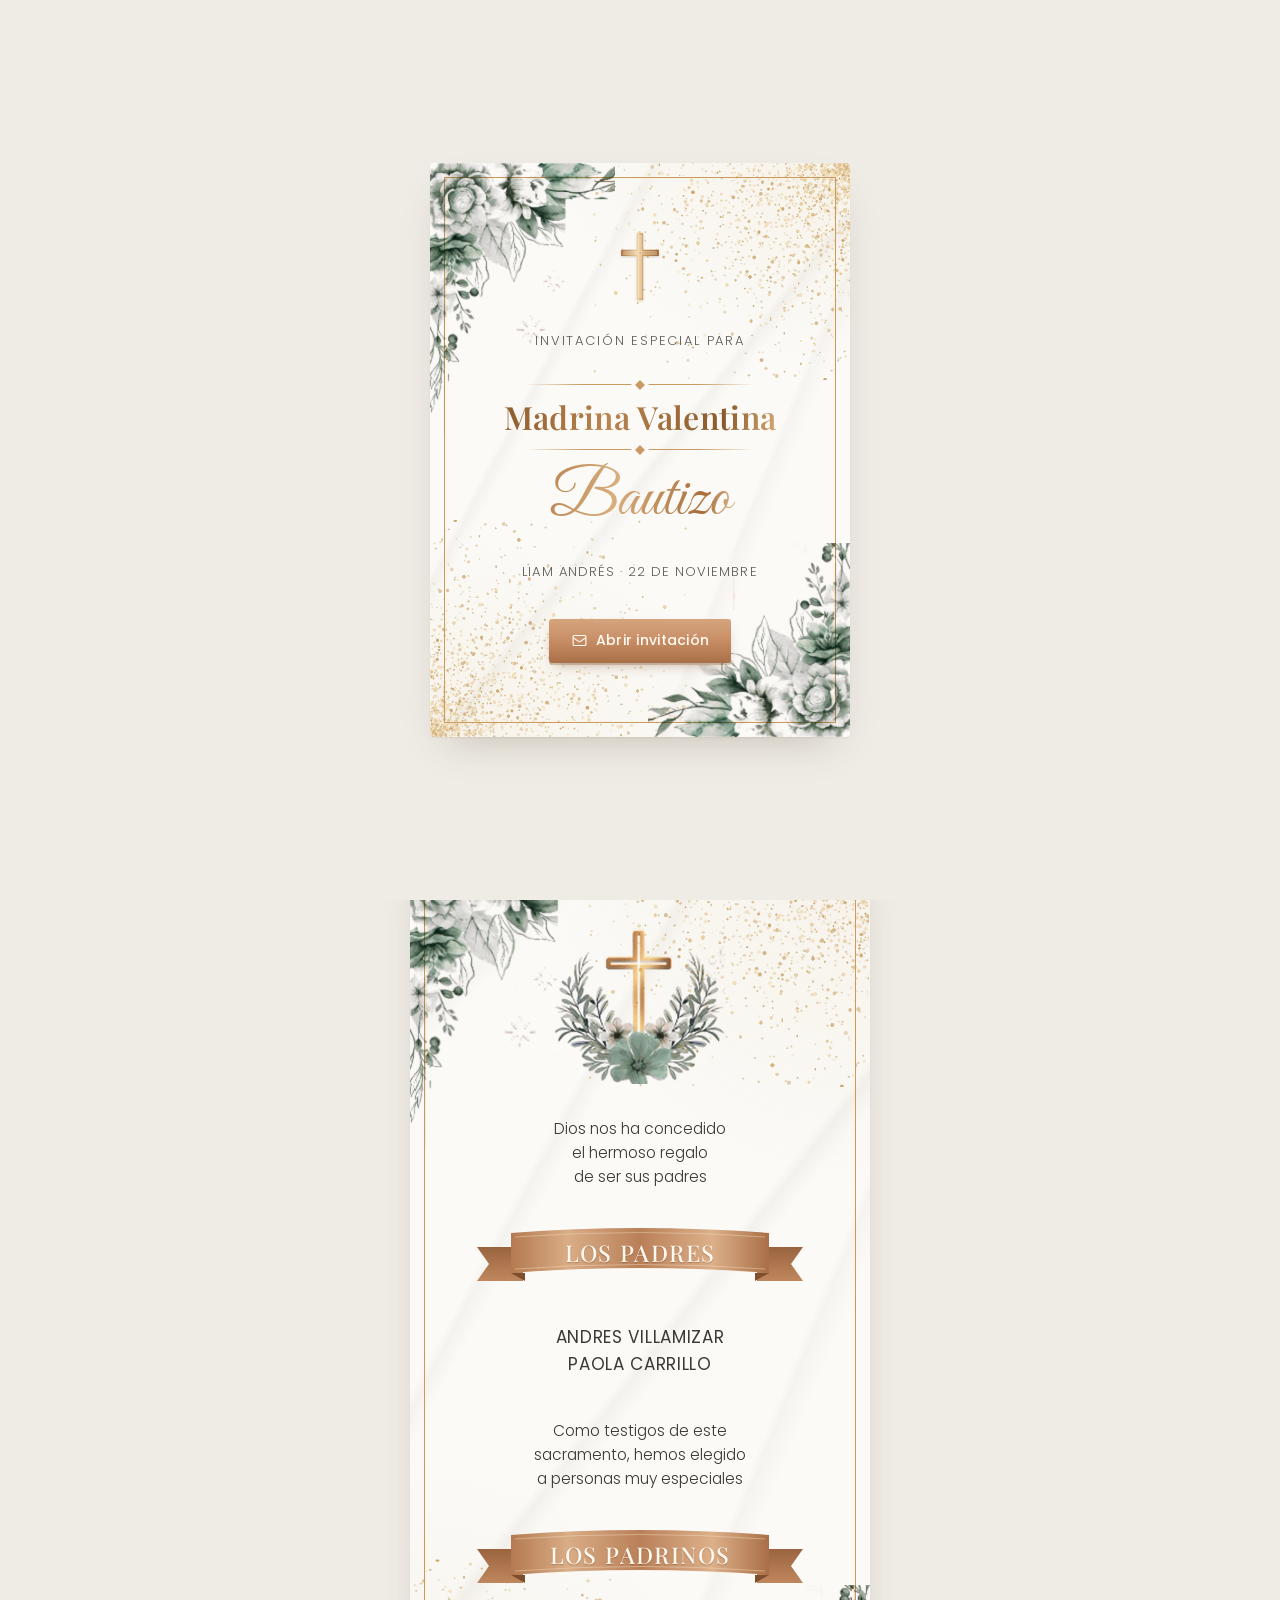
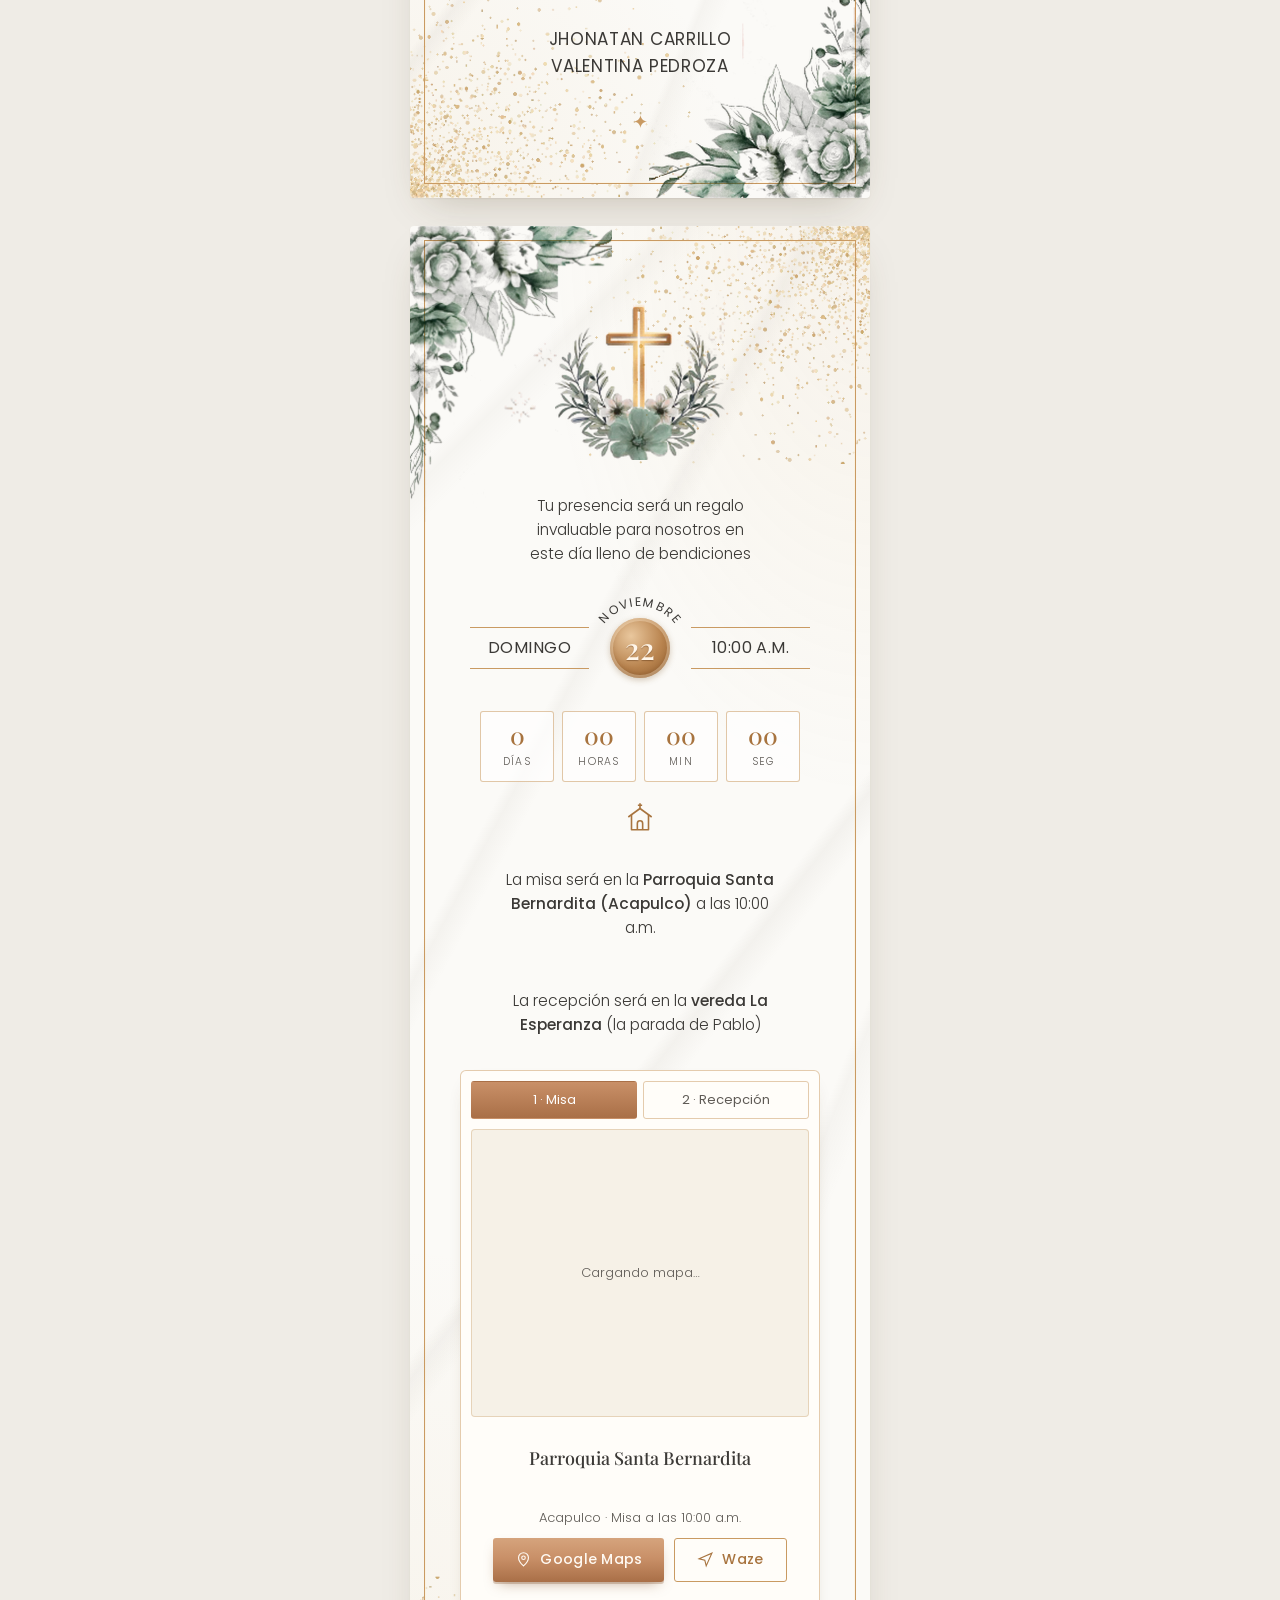
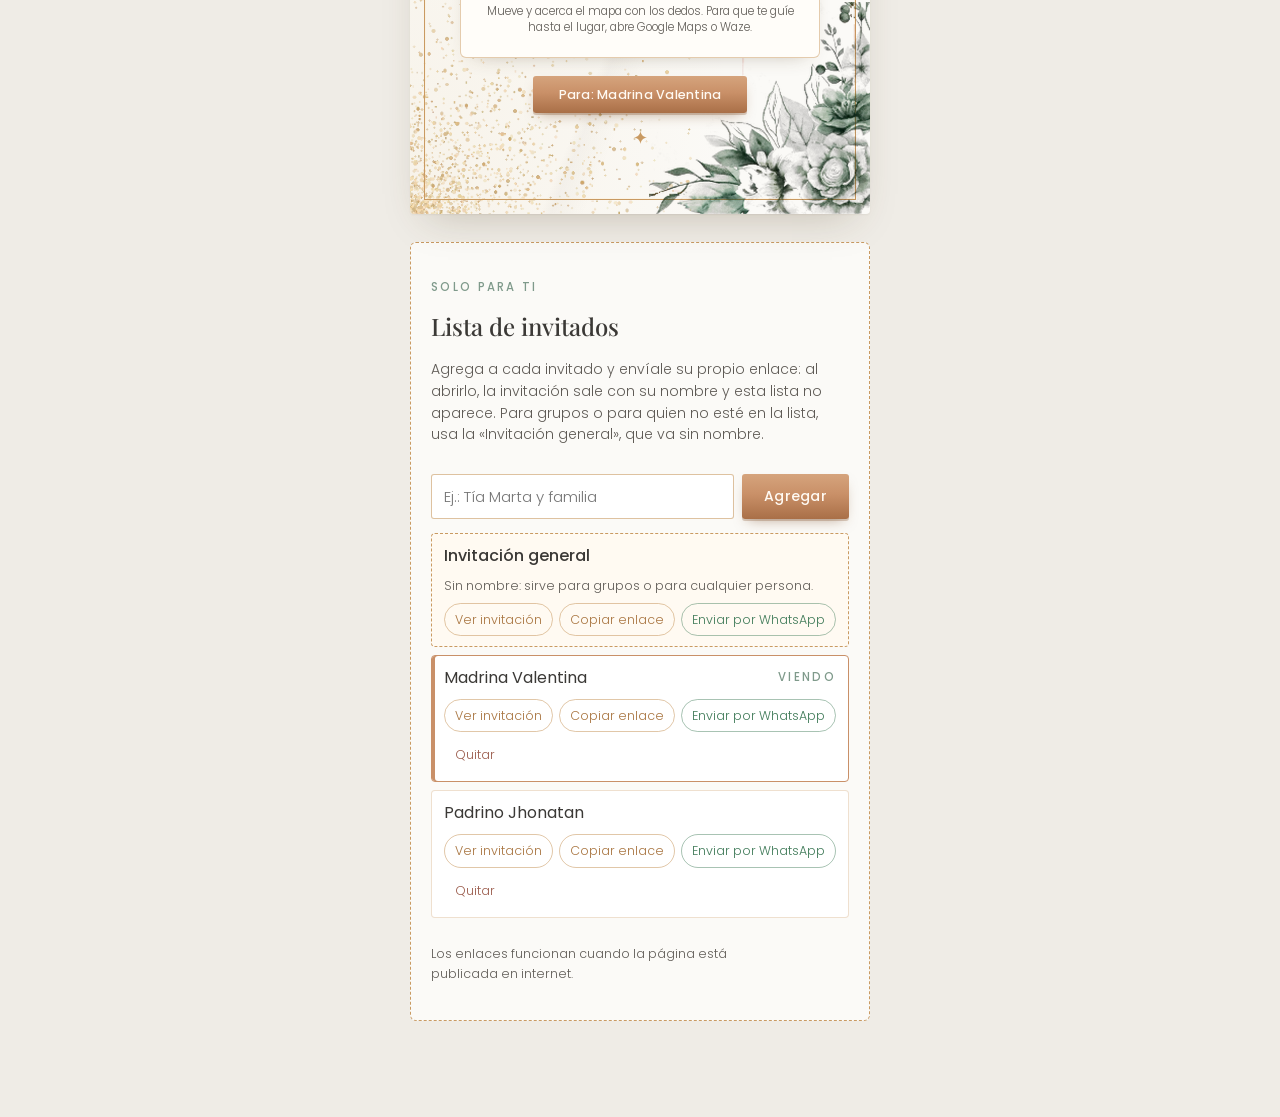
<file: index.html>
<!doctype html>
<html lang="es">
<head>
  <meta charset="utf-8">
  <meta name="viewport" content="width=device-width, initial-scale=1, viewport-fit=cover">

  <!-- Texto que aparece al compartir el enlace (WhatsApp, Google, etc.) -->
  <title>Bautizo de Liam Andrés</title>
  <meta name="description" content="Invitación al bautizo de Liam Andrés · Domingo 22 de noviembre, 10:00 a.m.">
  <meta property="og:title" content="Bautizo de Liam Andrés">
  <meta property="og:description" content="Domingo 22 de noviembre · 10:00 a.m. · Parroquia Santa Bernardita (Acapulco)">

  <!-- Tipos de letra -->
  <link rel="preconnect" href="https://fonts.googleapis.com">
  <link rel="preconnect" href="https://fonts.gstatic.com" crossorigin>
  <link rel="stylesheet" href="https://fonts.googleapis.com/css2?family=Great+Vibes&family=Playfair+Display:wght@500;600&family=Poppins:wght@300;400;500&display=swap">

  <!-- Diseño: colores, tamaños y animaciones -->
  <link rel="stylesheet" href="css/estilos.css">
</head>
<body>

<svg class="sprite" aria-hidden="true">
  <defs>
    <linearGradient id="oro-cruz" x1="0" x2="1">
      <stop offset="0" stop-color="#a8743f"/>
      <stop offset=".45" stop-color="#f1d3a6"/>
      <stop offset=".6" stop-color="#c99a62"/>
      <stop offset="1" stop-color="#9c6a38"/>
    </linearGradient>
    <linearGradient id="cobre-cinta" x1="0" y1="0" x2="1" y2="0">
      <stop offset="0" stop-color="#b47a50"/>
      <stop offset=".22" stop-color="#d9ad86"/>
      <stop offset=".5" stop-color="#b98058"/>
      <stop offset=".78" stop-color="#dcb08a"/>
      <stop offset="1" stop-color="#a96f47"/>
    </linearGradient>
    <linearGradient id="cobre-cinta-puntas" x1="0" y1="0" x2="0" y2="1">
      <stop offset="0" stop-color="#9a6440"/>
      <stop offset="1" stop-color="#c0875d"/>
    </linearGradient>
  </defs>

  <!-- Cruz dorada -->
  <symbol id="dibujo-cruz" viewBox="0 0 40 64">
    <path fill="url(#oro-cruz)" d="M17 0h6v16h15v6H23v42h-6V22H2v-6h15z"/>
    <path fill="none" stroke="#fff3df" stroke-width=".8" opacity=".7" d="M19 2v16H4M21 2v16h15M19 20v42M21 20v42M4 20h15M21 20h15"/>
  </symbol>

  <!-- Estrella de cuatro puntas -->
  <symbol id="dibujo-estrella" viewBox="0 0 20 20">
    <path fill="currentColor" d="M10 0c.6 5.6 4.4 9.4 10 10-5.6.6-9.4 4.4-10 10-.6-5.6-4.4-9.4-10-10 5.6-.6 9.4-4.4 10-10z"/>
  </symbol>

  <!-- Cinta de cobre (el texto va encima, en un <span>) -->
  <symbol id="dibujo-cinta" viewBox="0 0 330 62" overflow="visible">
    <path fill="url(#cobre-cinta-puntas)" d="M2 22h46v34H2l12-17z"/>
    <path fill="url(#cobre-cinta-puntas)" d="M328 22h-46v34h46l-12-17z"/>
    <path fill="#7d4f2f" d="M36 48h14v8zM294 48h-14v8z"/>
    <path fill="url(#cobre-cinta)" d="M36 8Q165 -2 294 8v40Q165 38 36 48z"/>
    <path fill="none" stroke="#f6dcc0" stroke-width=".8" opacity=".55" d="M40 12Q165 3 290 12M40 44Q165 35 290 44"/>
  </symbol>
</svg>


<!-- ==========================================================
     PORTADA
     Lo primero que ve el invitado. Se quita al tocar «Abrir invitación».
     ========================================================== -->
<div class="cover" id="cover" role="dialog" aria-label="Invitación">
  <div class="card">
    <div class="glitter tr"></div><div class="glitter bl"></div>
    <img class="flor tl" src="img/flores-arriba.webp" alt="">
    <img class="flor br" src="img/flores-abajo.webp" alt="">

    <div class="content">
      <svg class="cross cross-svg" viewBox="0 0 40 64" aria-hidden="true"><use href="#dibujo-cruz"/></svg>
      <p class="small" id="coverLead">Invitación especial para</p>
      <!-- El nombre lo pone js/invitacion.js según el enlace de cada invitado.
           En la invitación general (sin nombre) este bloque se oculta. -->
      <div class="who-wrap" id="coverWho">
        <span class="who-line"></span>
        <p class="who" id="coverName">Madrina Valentina</p>
        <span class="who-line"></span>
      </div>
      <div class="script">Bautizo</div>
      <p class="small cover-date">Liam Andrés · 22 de noviembre</p>
      <button class="btn open" id="openBtn" type="button">
        <svg viewBox="0 0 24 24" fill="none" stroke="currentColor" stroke-width="1.6" aria-hidden="true"><path d="M3 8l9 6 9-6"/><rect x="3" y="5" width="18" height="14" rx="1.5"/></svg>
        Abrir invitación
      </button>
    </div>
  </div>
</div>


<main class="stack">

  <!-- ==========================================================
       TARJETA 1 · BAUTIZO (foto y nombre)
       ========================================================== -->
  <section class="card reveal" id="inicio" aria-label="Bautizo de Liam Andrés">
    <div class="glitter tr"></div><div class="glitter bl"></div>
    <img class="flor tl" src="img/flores-arriba.webp" alt="">
    <img class="flor br" src="img/flores-abajo.webp" alt="">

    <div class="content">
      <div class="stars" aria-hidden="true">
        <span class="star s1"><svg viewBox="0 0 20 20"><use href="#dibujo-estrella"/></svg></span>
        <span class="star s2"><svg viewBox="0 0 20 20"><use href="#dibujo-estrella"/></svg></span>
        <span class="star s3"><svg viewBox="0 0 20 20"><use href="#dibujo-estrella"/></svg></span>
        <span class="star s4"><svg viewBox="0 0 20 20"><use href="#dibujo-estrella"/></svg></span>
        <span class="star s5"><svg viewBox="0 0 20 20"><use href="#dibujo-estrella"/></svg></span>
        <span class="star s6"><svg viewBox="0 0 20 20"><use href="#dibujo-estrella"/></svg></span>
      </div>

      <svg class="cross cross-svg" viewBox="0 0 40 64" aria-hidden="true"><use href="#dibujo-cruz"/></svg>

      <!-- Foto principal: para cambiarla, reemplaza el archivo img/foto-liam.webp -->
      <img class="hero" src="img/foto-liam.webp" alt="Liam Andrés sonriendo, rodeado de una corona de hojas y un osito de peluche">

      <p class="lead">Acompáñanos a celebrar el sagrado sacramento del</p>

      <div class="script-row">
        <span class="star inline big" aria-hidden="true"><svg viewBox="0 0 20 20"><use href="#dibujo-estrella"/></svg></span>
        <h1 class="script">Bautizo</h1>
        <span class="star inline big delay-2" aria-hidden="true"><svg viewBox="0 0 20 20"><use href="#dibujo-estrella"/></svg></span>
      </div>

      <div class="ribbon">
        <svg viewBox="0 0 330 62" aria-hidden="true"><use href="#dibujo-cinta"/></svg>
        <span>Liam Andrés</span>
      </div>

      <span class="star inline delay-1" aria-hidden="true"><svg viewBox="0 0 20 20"><use href="#dibujo-estrella"/></svg></span>
    </div>
  </section>


  <!-- ==========================================================
       TARJETA 2 · PADRES Y PADRINOS
       ========================================================== -->
  <section class="card reveal" id="familia" aria-label="Padres y padrinos">
    <div class="glitter tr"></div><div class="glitter bl"></div>
    <img class="flor tl" src="img/flores-arriba.webp" alt="">
    <img class="flor br" src="img/flores-abajo.webp" alt="">

    <div class="content">
      <img class="cross-wreath" src="img/cruz-con-corona.webp" alt="">

      <p class="verse">Dios nos ha concedido el hermoso regalo de ser sus padres</p>

      <div class="ribbon caps">
        <svg viewBox="0 0 330 62" aria-hidden="true"><use href="#dibujo-cinta"/></svg>
        <span>Los Padres</span>
      </div>
      <p class="names">Andres Villamizar<br>Paola Carrillo</p>

      <p class="verse spaced">Como testigos de este sacramento, hemos elegido a personas muy especiales</p>

      <div class="ribbon caps">
        <svg viewBox="0 0 330 62" aria-hidden="true"><use href="#dibujo-cinta"/></svg>
        <span>Los Padrinos</span>
      </div>
      <p class="names">Jhonatan Carrillo<br>Valentina Pedroza</p>

      <span class="star inline" aria-hidden="true"><svg viewBox="0 0 20 20"><use href="#dibujo-estrella"/></svg></span>
    </div>
  </section>


  <!-- ==========================================================
       TARJETA 3 · FECHA Y LUGAR
       Si cambias la fecha aquí, cámbiala también en js/invitacion.js
       (la cuenta regresiva la toma de allí).
       ========================================================== -->
  <section class="card reveal" id="evento" aria-label="Fecha y lugar">
    <div class="glitter tr"></div><div class="glitter bl"></div>
    <img class="flor tl" src="img/flores-arriba.webp" alt="">
    <img class="flor br" src="img/flores-abajo.webp" alt="">

    <div class="content">
      <img class="cross-wreath" src="img/cruz-con-corona.webp" alt="">

      <p class="verse">Tu presencia será un regalo invaluable para nosotros en este día lleno de bendiciones</p>

      <!-- Fecha -->
      <div class="date" aria-label="Domingo 22 de noviembre, 10:00 a.m.">
        <span class="side">Domingo</span>
        <div class="seal">
          <svg class="arc" viewBox="0 0 120 70" aria-hidden="true">
            <path id="arcp" d="M18 52 A44 44 0 0 1 102 52" fill="none"/>
            <text text-anchor="middle"><textPath href="#arcp" startOffset="50%">NOVIEMBRE</textPath></text>
          </svg>
          <div class="coin"><b>22</b></div>
        </div>
        <span class="side">10:00 A.M.</span>
      </div>

      <!-- Cuenta regresiva (los números los pone js/invitacion.js) -->
      <div class="countdown" id="countdown" aria-live="polite">
        <div><b id="cd-d">--</b><small>Días</small></div>
        <div><b id="cd-h">--</b><small>Horas</small></div>
        <div><b id="cd-m">--</b><small>Min</small></div>
        <div><b id="cd-s">--</b><small>Seg</small></div>
      </div>

      <svg class="church" viewBox="0 0 32 32" fill="none" stroke="currentColor" stroke-width="1.5" stroke-linejoin="round" aria-hidden="true"><path d="M16 3v5M14 5h4"/><path d="M5 16 16 8l11 8"/><path d="M8 14v14h16V14"/><path d="M13.5 28v-6a2.5 2.5 0 0 1 5 0v6"/></svg>

      <!-- Lugares -->
      <p class="place">La misa será en la <strong>Parroquia Santa Bernardita (Acapulco)</strong> a las 10:00 a.m.</p>
      <p class="place">La recepción será en la <strong>vereda La Esperanza</strong> (la parada de Pablo)</p>

      <!-- Mapa: los nombres, direcciones y enlaces de cada lugar están en js/invitacion.js -->
      <div class="map" id="map">
        <div class="map-tabs" role="tablist" aria-label="Lugares">
          <button class="map-tab" type="button" role="tab" id="tab-misa" data-place="misa" aria-selected="true">1 · Misa</button>
          <button class="map-tab" type="button" role="tab" id="tab-rec" data-place="rec" aria-selected="false">2 · Recepción</button>
        </div>

        <!-- Mapa real de Google: se puede mover y acercar aquí mismo.
             La dirección que muestra la pone js/invitacion.js. -->
        <div class="map-frame">
          <p class="map-loading">Cargando mapa…</p>
          <iframe id="mapFrame" title="Mapa de Google" loading="lazy" allowfullscreen referrerpolicy="no-referrer-when-downgrade"></iframe>
        </div>

        <div class="map-info" id="mapInfo" aria-live="polite">
          <p class="map-title" id="mapTitle">Parroquia Santa Bernardita</p>
          <p class="map-sub" id="mapSub">Acapulco · Misa a las 10:00 a.m.</p>
          <div class="actions">
            <a class="btn" id="gmaps" target="_blank" rel="noopener" href="#">
              <svg viewBox="0 0 24 24" fill="none" stroke="currentColor" stroke-width="1.6" aria-hidden="true"><path d="M12 21s-7-6.2-7-11.5A7 7 0 0 1 19 9.5C19 14.8 12 21 12 21z"/><circle cx="12" cy="9.5" r="2.5"/></svg>
              Google Maps
            </a>
            <a class="btn ghost" id="waze" target="_blank" rel="noopener" href="#">
              <svg viewBox="0 0 24 24" fill="none" stroke="currentColor" stroke-width="1.6" aria-hidden="true"><path d="M3 11l18-8-8 18-2-8z"/></svg>
              Waze
            </a>
          </div>
        </div>
        <p class="map-note">Mueve y acerca el mapa con los dedos. Para que te guíe hasta el lugar, abre Google Maps o Waze.</p>
      </div>

      <span class="btn for" id="forTag">Para: Madrina Valentina</span>
      <span class="star inline" aria-hidden="true"><svg viewBox="0 0 20 20"><use href="#dibujo-estrella"/></svg></span>
    </div>
  </section>


  <!-- ==========================================================
       LISTA DE INVITADOS
       Solo la ve quien organiza: aparece cuando la página se abre
       sin nombre en el enlace. Los invitados nunca la ven.
       ========================================================== -->
  <section class="host" id="host" aria-labelledby="hostTitle" hidden>
    <div class="host-head">
      <p class="eyebrow">Solo para ti</p>
      <h2 id="hostTitle">Lista de invitados</h2>
      <p class="host-help">Agrega a cada invitado y envíale su propio enlace: al abrirlo, la invitación sale con su nombre y esta lista no aparece. Para grupos o para quien no esté en la lista, usa la «Invitación general», que va sin nombre.</p>
    </div>

    <form class="host-add" id="addForm" autocomplete="off">
      <label class="sr" for="guestInput">Nombre del invitado</label>
      <input id="guestInput" type="text" maxlength="40" placeholder="Ej.: Tía Marta y familia">
      <button class="btn" type="submit">Agregar</button>
    </form>

    <!-- js/invitacion.js llena esta lista -->
    <ul class="guests" id="guestList"></ul>
    <p class="host-empty" id="guestEmpty" hidden>Todavía no hay invitados. Escribe un nombre arriba y toca «Agregar».</p>

    <div class="linkbox" id="linkBox" hidden>
      <label for="linkOut">Enlace (cópialo manualmente)</label>
      <input id="linkOut" type="text" readonly>
    </div>
    <p class="host-help small-print">Los enlaces funcionan cuando la página está publicada en internet.</p>
  </section>

</main>


<!-- Aviso flotante («Enlace copiado», etc.) -->
<div class="toast" id="toast" role="status" aria-live="polite" hidden></div>

<!-- Menú fijo de abajo: cada botón lleva a una sección -->
<nav class="dots" aria-label="Secciones">
  <button class="dot" type="button" data-target="inicio" aria-current="true">Bautizo</button>
  <button class="dot" type="button" data-target="familia">Familia</button>
  <button class="dot" type="button" data-target="evento">Lugar</button>
  <button class="dot" type="button" data-target="host">Invitados</button>
</nav>

<!-- Funcionamiento: nombres, cuenta regresiva, mapa y lista de invitados -->
<script src="js/invitacion.js"></script>

</body>
</html>
</file>
<file: css/estilos.css>
/* ==========================================================
   INVITACIÓN · BAUTIZO DE LIAM ANDRÉS
   Aquí está todo lo visual: colores, tamaños, letras y animaciones.

   Contenido de este archivo (en este orden):
     1. Colores y tipos de letra
     2. Base de la página
     3. Tarjeta (mármol, marco dorado, flores)
     4. Ornamentos (cruz y estrellas)
     5. Cinta con texto
     6. Tarjeta 1 (foto y título)
     7. Texto
     8. Fecha
     9. Cuenta regresiva
    10. Botones
    11. Portada (lo primero que se ve)
    12. Navegación de puntos (menú de abajo)
    13. Mapa
    14. Lista de invitados
    15. Animación de entrada y pantallas pequeñas
   ========================================================== */

/* ==========================================================
   COLORES Y TIPOS DE LETRA
   Cambia aquí un color y se actualiza en toda la invitación.
   ========================================================== */
:root {
  /* Colores */
  --marble: #fbfaf7;      /* fondo de las tarjetas */
  --stage: #efece6;       /* fondo de la página */
  --gold: #c99a62;        /* marcos y líneas doradas */
  --gold-deep: #a8743f;   /* dorado oscuro (números, iconos) */
  --copper-1: #c99068;    /* botones (tono medio) */
  --copper-2: #a96f47;    /* botones (tono oscuro) */
  --copper-3: #e0b58f;    /* botones (tono claro) */
  --sage: #7f9a8b;        /* verde de los detalles */
  --ink: #3b3936;         /* texto principal */
  --ink-soft: #5f5b56;    /* texto secundario */

  /* Tipos de letra */
  --f-script: "Great Vibes","Brush Script MT",cursive;                 /* letra manuscrita ("Bautizo") */
  --f-serif: "Playfair Display",Georgia,"Times New Roman",serif;  /* títulos */
  --f-sans: "Poppins","Segoe UI",system-ui,sans-serif;          /* texto normal */
  color-scheme: light;
}


/* ==========================================================
   BASE DE LA PÁGINA
   ========================================================== */
html,
body {
  margin: 0;
}

img {
  max-width: 100%;
}

* {
  box-sizing: border-box;
}

[hidden] {
  display: none !important;
}

html {
  scroll-behavior: smooth;
}

body {
  background: var(--stage);
  color: var(--ink);
  font-family: var(--f-sans);
  font-weight: 300;
  font-size: 16px;
  line-height: 1.55;
  padding-inline: 16px;
  padding-block: 24px 96px;
  -webkit-font-smoothing: antialiased;
}

.stack {
  max-width: 460px;
  margin: 0 auto;
  display: flex;
  flex-direction: column;
  gap: 28px;
}


/* ==========================================================
   TARJETA
   ========================================================== */
.card {
  position: relative;
  background: var(--marble);
  overflow: hidden;
  border-radius: 4px;
  box-shadow: 0 1px 2px rgba(80,60,30,.06),0 18px 40px -18px rgba(80,60,30,.28);
  padding: 64px 30px 70px;
  text-align: center;
  isolation: isolate;
}

/* vetas de mármol */
.card::before {
  content: "";
  position: absolute;
  inset: 0;
  z-index: -2;
  pointer-events: none;
  background:
      linear-gradient(118deg,transparent 0 30%,rgba(120,110,95,.05) 31%,transparent 33% 100%),
      linear-gradient(128deg,transparent 0 52%,rgba(120,110,95,.06) 53%,transparent 55% 100%),
      linear-gradient(112deg,transparent 0 70%,rgba(120,110,95,.045) 71%,transparent 74% 100%),
      linear-gradient(135deg,transparent 0 12%,rgba(120,110,95,.04) 13%,transparent 15% 100%),
      radial-gradient(120% 60% at 100% 0,rgba(214,176,110,.10),transparent 60%),
      radial-gradient(120% 60% at 0 100%,rgba(214,176,110,.10),transparent 60%);
}

/* marco dorado */
.card::after {
  content: "";
  position: absolute;
  inset: 14px;
  border: 1.6px solid var(--gold);
  pointer-events: none;
  z-index: -1;
  box-shadow: inset 0 0 0 .5px rgba(255,236,200,.6);
}

.glitter {
  position: absolute;
  pointer-events: none;
  z-index: -1;
  width: 62%;
  aspect-ratio: 6/5;
  background: url(../img/brillo-dorado.webp) no-repeat center/contain;
  opacity: .9;
}

.glitter.tr {
  top: 0;
  right: 0;
}

.glitter.bl {
  bottom: 0;
  left: 0;
  transform: rotate(180deg);
}

.flor {
  position: absolute;
  pointer-events: none;
  z-index: 0;
  user-select: none;
}

.flor.tl {
  top: 0;
  left: 0;
  width: 44%;
}

.flor.br {
  bottom: 0;
  right: 0;
  width: 48%;
}

.content {
  position: relative;
  z-index: 1;
  display: flex;
  flex-direction: column;
  align-items: center;
  gap: 18px;
}


/* ==========================================================
   ORNAMENTOS
   ========================================================== */
.cross {
  width: 42px;
  height: auto;
  display: block;
}

.cross-svg {
  filter: drop-shadow(0 1px 1px rgba(120,80,30,.25));
}

.stars {
  position: relative;
  width: 100%;
  max-width: 300px;
  height: 0;
}

.star {
  position: absolute;
  width: 14px;
  height: 14px;
  color: var(--gold);
  animation: twinkle 3.2s ease-in-out infinite;
}

.star svg {
  width: 100%;
  height: 100%;
  display: block;
}

@keyframes twinkle {
  0%,100% {
    opacity: 1;
    transform: scale(1);
  }
  50% {
    opacity: .35;
    transform: scale(.7);
  }
}

/* Estrellas sueltas sobre la foto de la primera tarjeta */
.star.s1 { left: 18%; top: 40px; width: 14px; height: 14px; animation-delay: 0s; }
.star.s2 { left: 30%; top: 16px; width: 10px; height: 10px; animation-delay: .8s; }
.star.s3 { left: 66%; top: 16px; width: 12px; height: 12px; animation-delay: 1.6s; }
.star.s4 { left: 80%; top: 44px; width: 14px; height: 14px; animation-delay: .4s; }
.star.s5 { left: 8%; top: 74px; width: 9px; height: 9px; animation-delay: 2s; }
.star.s6 { left: 90%; top: 82px; width: 9px; height: 9px; animation-delay: 1.1s; }

/* Estrellas que van en línea con el texto */
.star.inline {
  position: static;
  width: 13px;
  height: 13px;
}

.star.inline.big {
  width: 16px;
  height: 16px;
}

.star.delay-1 {
  animation-delay: .6s;
}

.star.delay-2 {
  animation-delay: 1.2s;
}

/* Dibujos reutilizables (cruz, estrella, cinta): están en el HTML pero no ocupan espacio */
.sprite {
  position: absolute;
  width: 0;
  height: 0;
  overflow: hidden;
}

.cross-wreath {
  width: min(170px,52%);
  display: block;
}


/* ==========================================================
   CINTA
   ========================================================== */
.ribbon {
  position: relative;
  width: min(330px,100%);
  aspect-ratio: 330/62;
  display: grid;
  place-items: center;
  margin-block: 2px;
}

.ribbon svg {
  position: absolute;
  inset: 0;
  width: 100%;
  height: 100%;
  overflow: visible;
}

.ribbon span {
  position: relative;
  font-family: var(--f-serif);
  font-weight: 500;
  color: #fff8ef;
  letter-spacing: .04em;
  text-shadow: 0 1px 1px rgba(90,50,20,.35);
  font-size: clamp(20px,6vw,26px);
  transform: translateY(-3px);
}

.ribbon.caps span {
  text-transform: uppercase;
  font-size: clamp(18px,5.4vw,23px);
  letter-spacing: .06em;
}


/* ==========================================================
   TARJETA 1
   ========================================================== */
.hero {
  width: 100%;
  max-width: 380px;
  display: block;
  margin-top: -6px;
}

.lead {
  font-size: 13.5px;
  letter-spacing: .06em;
  text-transform: uppercase;
  font-weight: 400;
  color: var(--ink);
  max-width: 28ch;
  line-height: 1.5;
}

/* Letrero «Bautizo».
   El dorado solo se pinta dentro de la caja del texto, y esta letra tiene
   trazos largos que se salen de ella. Por eso la caja lleva aire alrededor
   (padding) y márgenes negativos que devuelven ese aire: así no se corta
   ninguna letra y todo queda en el mismo sitio. */
.script {
  flex: none;
  white-space: nowrap;
  font-family: var(--f-script);
  font-size: clamp(56px,19vw,92px);
  line-height: 1.25;
  padding: .12em .3em .18em;
  margin: calc(4px - .3em) -.2em calc(-14px - .35em);
  background: linear-gradient(100deg,#b07a46 0%,#d8ae7d 20%,#a86f3e 40%,#f3d9b0 50%,#a86f3e 60%,#cf9f6b 80%,#b07a46 100%) 0 0 / 200% 100%;
  -webkit-background-clip: text;
  background-clip: text;
  color: transparent;
  filter: drop-shadow(0 1px 0 rgba(255,255,255,.6));
  animation: brillo-oro 7s linear infinite;
}

.script-row {
  display: flex;
  align-items: center;
  justify-content: center;
  gap: 10px;
  width: 100%;
}


/* ==========================================================
   TEXTO
   ========================================================== */
.verse {
  max-width: 27ch;
  font-size: 15.5px;
  color: var(--ink);
  text-wrap: balance;
}

.verse.spaced {
  margin-top: 6px;
}

.names {
  font-family: var(--f-sans);
  font-weight: 400;
  font-size: 17px;
  letter-spacing: .04em;
  text-transform: uppercase;
  line-height: 1.6;
  color: var(--ink);
}


/* ==========================================================
   FECHA
   ========================================================== */
.date {
  width: 100%;
  max-width: 340px;
  display: grid;
  grid-template-columns: 1fr auto 1fr;
  align-items: center;
  gap: 10px;
  margin-block: 8px 4px;
}

.date .side {
  font-size: 16px;
  font-weight: 400;
  letter-spacing: .03em;
  padding-block: 8px;
  border-block: 1px solid var(--gold);
  text-transform: uppercase;
}

.seal {
  position: relative;
  width: 82px;
  height: 82px;
  display: grid;
  place-items: center;
}

.seal .coin {
  width: 60px;
  height: 60px;
  border-radius: 50%;
  display: grid;
  place-items: center;
  background: radial-gradient(circle at 35% 30%,#e9c79d,#b9844f 55%,#94602f);
  box-shadow:
      inset 0 0 0 3px rgba(255,235,205,.35),
      inset 0 -3px 6px rgba(80,40,10,.35),
      0 2px 6px rgba(120,80,30,.3);
}

.seal .coin b {
  font-family: var(--f-serif);
  font-weight: 500;
  font-size: 30px;
  color: #fff6ea;
  line-height: 1;
  text-shadow: 0 1px 1px rgba(80,40,10,.4);
}

.seal svg.arc {
  position: absolute;
  inset: -22px -18px auto;
  width: calc(100% + 36px);
  height: 70px;
  overflow: visible;
}

.seal svg.arc text {
  font-family: var(--f-sans);
  font-size: 12.5px;
  letter-spacing: .12em;
  fill: var(--ink);
  font-weight: 400;
}

.church {
  width: 34px;
  height: 34px;
  color: var(--gold-deep);
}

.place {
  max-width: 30ch;
  font-size: 15.5px;
}

.place strong {
  font-weight: 500;
}


/* ==========================================================
   CUENTA REGRESIVA
   ========================================================== */
.countdown {
  display: grid;
  grid-template-columns: repeat(4,1fr);
  gap: 8px;
  width: 100%;
  max-width: 320px;
}

.countdown div {
  border: 1px solid rgba(201,154,98,.55);
  background: rgba(255,255,255,.65);
  padding: 10px 2px 8px;
  border-radius: 3px;
}

.countdown b {
  display: block;
  font-family: var(--f-serif);
  font-weight: 500;
  font-size: 24px;
  color: var(--gold-deep);
  font-variant-numeric: tabular-nums;
  line-height: 1.1;
}

.countdown small {
  font-size: 10.5px;
  letter-spacing: .12em;
  text-transform: uppercase;
  color: var(--ink-soft);
}

.eyebrow {
  font-size: 11.5px;
  letter-spacing: .2em;
  text-transform: uppercase;
  color: var(--sage);
  font-weight: 500;
}


/* ==========================================================
   BOTONES
   ========================================================== */
.btn {
  display: inline-flex;
  align-items: center;
  justify-content: center;
  gap: 8px;
  min-height: 44px;
  padding: 10px 22px;
  border-radius: 3px;
  font-family: var(--f-sans);
  font-size: 14px;
  font-weight: 500;
  letter-spacing: .02em;
  text-decoration: none;
  cursor: pointer;
  border: 0;
  color: #fffaf3;
  background: linear-gradient(180deg,var(--copper-3) -40%,var(--copper-1) 45%,var(--copper-2));
  box-shadow: 0 2px 0 rgba(120,70,30,.25),0 6px 14px -6px rgba(120,70,30,.5);
  transition: transform .15s ease,box-shadow .15s ease;
}

.btn:hover {
  transform: translateY(-1px);
  box-shadow: 0 3px 0 rgba(120,70,30,.25),0 10px 18px -8px rgba(120,70,30,.55);
}

.btn:active {
  transform: translateY(1px);
}

.btn.ghost {
  background: transparent;
  color: var(--gold-deep);
  border: 1px solid var(--gold);
  box-shadow: none;
}

.btn.ghost:hover {
  background: rgba(201,154,98,.08);
}

.btn svg {
  width: 17px;
  height: 17px;
  flex: none;
}

.btn:focus-visible,.dot:focus-visible,.open:focus-visible,.map-tab:focus-visible {
  outline: 2px solid var(--sage);
  outline-offset: 3px;
}

.actions {
  display: flex;
  flex-wrap: wrap;
  gap: 10px;
  justify-content: center;
  width: 100%;
}

.for {
  font-size: 12.5px;
  padding: 9px 26px;
  min-height: 0;
  cursor: default;
  pointer-events: none;
}


/* ==========================================================
   PORTADA (SOBRE)
   ========================================================== */
.cover {
  position: fixed;
  inset: 0;
  z-index: 50;
  display: grid;
  place-items: center;
  padding: 24px 16px;
  background: var(--stage);
  transition: opacity .7s ease,visibility .7s;
}

.cover.gone {
  opacity: 0;
  visibility: hidden;
}

.cover .card {
  width: min(420px,100%);
  padding: 70px 28px 74px;
  transition: transform .7s ease;
}

/* al abrir, la portada se aleja suavemente */
.cover.gone .card {
  transform: scale(1.05) translateY(-14px);
}

/* el contenido de la portada aparece poco a poco, de arriba abajo */
.cover .content > * {
  animation: aparecer .9s cubic-bezier(.2,.7,.2,1) both;
}

.cover .content > :nth-child(2) { animation-delay: .15s; }
.cover .content > :nth-child(3) { animation-delay: .3s; }
.cover .content > :nth-child(4) { animation-delay: .5s; }
.cover .content > :nth-child(5) { animation-delay: .7s; }
.cover .content > :nth-child(6) { animation-delay: .9s; }

/* el botón «Abrir invitación» late para invitar a tocarlo */
.cover .content > .open {
  animation:
      aparecer .9s .9s cubic-bezier(.2,.7,.2,1) both,
      latido 2.4s 2s ease-in-out infinite;
}

/* Nombre del invitado, entre dos líneas doradas */
.who-wrap {
  display: flex;
  flex-direction: column;
  align-items: center;
  gap: 10px;
  width: 100%;
  margin-block: 2px;
}

.who-line {
  position: relative;
  width: min(230px,78%);
  height: 1px;
  background: linear-gradient(90deg,transparent,var(--gold) 25%,var(--gold) 75%,transparent);
  animation: trazo 1.1s .9s cubic-bezier(.2,.7,.2,1) both;
}

/* rombo dorado en el centro de cada línea */
.who-line::after {
  content: "";
  position: absolute;
  left: 50%;
  top: 50%;
  width: 7px;
  height: 7px;
  background: var(--gold);
  box-shadow: 0 0 0 3px var(--marble);
  transform: translate(-50%,-50%) rotate(45deg);
}

.who {
  margin: 0;
  padding: .08em .2em;
  max-width: 100%;
  font-family: var(--f-serif);
  font-weight: 600;
  font-size: clamp(25px,7.6vw,32px);
  line-height: 1.2;
  letter-spacing: .01em;
  text-wrap: balance;
  overflow-wrap: anywhere;
  background: linear-gradient(100deg,#8a5a2b 0%,#b98450 20%,#8a5a2b 40%,#d9ad7a 50%,#8a5a2b 60%,#b98450 80%,#8a5a2b 100%) 0 0 / 200% 100%;
  -webkit-background-clip: text;
  background-clip: text;
  color: transparent;
  filter: drop-shadow(0 1px 0 rgba(255,255,255,.7));
  animation: brillo-oro 6s linear infinite;
}

.cover .small {
  font-size: 13px;
  letter-spacing: .14em;
  text-transform: uppercase;
  color: var(--ink-soft);
}

.cover .small.cover-date {
  letter-spacing: .08em;
}

.cover .script {
  font-size: clamp(50px,16vw,64px);
  margin-block: -.28em -.32em;
}

.open {
  margin-top: 6px;
}


/* ==========================================================
   NAVEGACIÓN DE PUNTOS
   ========================================================== */
.dots {
  max-width: calc(100% - 32px);
  position: fixed;
  left: 50%;
  bottom: calc(16px + env(safe-area-inset-bottom,0px));
  transform: translateX(-50%);
  z-index: 20;
  display: flex;
  gap: 6px;
  padding: 8px 12px;
  border-radius: 999px;
  background: rgba(251,250,247,.92);
  box-shadow: 0 4px 16px -6px rgba(80,60,30,.35);
  backdrop-filter: blur(6px);
}

.dot {
  white-space: nowrap;
  border: 0;
  padding: 6px 10px;
  border-radius: 999px;
  background: transparent;
  font-family: var(--f-sans);
  font-size: 12px;
  color: var(--ink-soft);
  cursor: pointer;
  letter-spacing: .03em;
}

.dot[aria-current="true"] {
  background: linear-gradient(180deg,var(--copper-1),var(--copper-2));
  color: #fff;
}


/* ==========================================================
   MAPA
   ========================================================== */
.map {
  width: 100%;
  max-width: 360px;
  background: #fffdf9;
  border: 1px solid rgba(201,154,98,.5);
  border-radius: 6px;
  padding: 10px;
  display: flex;
  flex-direction: column;
  gap: 10px;
  box-shadow: 0 8px 20px -14px rgba(80,60,30,.45);
}

.map-tabs {
  display: grid;
  grid-template-columns: 1fr 1fr;
  gap: 6px;
}

.map-tab {
  border: 1px solid rgba(201,154,98,.5);
  background: transparent;
  border-radius: 3px;
  padding: 8px 6px;
  font-family: var(--f-sans);
  font-size: 13px;
  color: var(--ink-soft);
  cursor: pointer;
}

.map-tab[aria-selected="true"] {
  background: linear-gradient(180deg,var(--copper-1),var(--copper-2));
  color: #fff;
  border-color: transparent;
}

/* Marco del mapa de Google. Mientras carga se ve «Cargando mapa…» */
.map-frame {
  position: relative;
  width: 100%;
  aspect-ratio: 4/3.4;
  border-radius: 4px;
  overflow: hidden;
  background: #f6f1e7;
  border: 1px solid rgba(201,154,98,.35);
}

.map-frame iframe {
  position: absolute;
  inset: 0;
  width: 100%;
  height: 100%;
  border: 0;
  display: block;
}

.map-loading {
  position: absolute;
  inset: 0;
  margin: 0;
  display: grid;
  place-items: center;
  font-size: 13px;
  color: var(--ink-soft);
  animation: destello 1.6s ease-in-out infinite;
}

.map-info {
  display: flex;
  flex-direction: column;
  gap: 4px;
  align-items: center;
}

.map-title {
  font-family: var(--f-serif);
  font-size: 18px;
  color: var(--ink);
  font-weight: 500;
}

.map-sub {
  font-size: 13px;
  color: var(--ink-soft);
  margin-bottom: 6px;
}

.map-note {
  font-size: 11.5px;
  color: var(--ink-soft);
  line-height: 1.4;
}


/* ==========================================================
   LISTA DE INVITADOS
   ========================================================== */
.host {
  background: var(--marble);
  border: 1px dashed var(--gold);
  border-radius: 6px;
  padding: 24px 20px;
  display: flex;
  flex-direction: column;
  gap: 14px;
}

.host h2 {
  font-family: var(--f-serif);
  font-weight: 500;
  font-size: 24px;
  color: var(--ink);
  margin: 2px 0 4px;
}

.host-help {
  font-size: 14px;
  color: var(--ink-soft);
  max-width: 44ch;
}

.small-print {
  font-size: 12.5px;
}

.host-add {
  display: flex;
  gap: 8px;
}

.host-add input,.linkbox input {
  flex: 1;
  min-width: 0;
  font: inherit;
  font-size: 15px;
  padding: 10px 12px;
  border: 1px solid rgba(201,154,98,.6);
  border-radius: 3px;
  background: #fff;
  color: var(--ink);
}

.host-add input:focus,.linkbox input:focus {
  outline: 2px solid var(--sage);
  outline-offset: 1px;
}

.guests {
  list-style: none;
  margin: 0;
  padding: 0;
  display: flex;
  flex-direction: column;
  gap: 8px;
}

.guest {
  display: grid;
  grid-template-columns: 1fr auto;
  gap: 8px 10px;
  align-items: center;
  padding: 10px 12px;
  background: #fff;
  border: 1px solid rgba(201,154,98,.3);
  border-radius: 4px;
}

.guest.on {
  border-color: var(--copper-1);
  box-shadow: inset 3px 0 0 var(--copper-1);
}

/* Invitación general (sin nombre): siempre va primera en la lista */
.guest.general {
  background: #fffaf2;
  border-style: dashed;
  border-color: var(--gold);
}

.guest.general .guest-name {
  font-weight: 500;
}

.guest-note {
  grid-column: 1/-1;
  font-size: 12.5px;
  color: var(--ink-soft);
  line-height: 1.4;
}

.guest-name {
  font-weight: 400;
  color: var(--ink);
  min-width: 0;
  overflow-wrap: anywhere;
}

.guest-tools {
  grid-column: 1/-1;
  display: flex;
  flex-wrap: wrap;
  gap: 6px;
}

.chip {
  display: inline-flex;
  align-items: center;
  gap: 5px;
  font: inherit;
  font-size: 12.5px;
  padding: 6px 10px;
  border-radius: 999px;
  border: 1px solid rgba(201,154,98,.55);
  background: transparent;
  color: var(--gold-deep);
  cursor: pointer;
  text-decoration: none;
}

.chip:hover {
  background: rgba(201,154,98,.1);
}

.chip.wa {
  color: #3f7a58;
  border-color: rgba(63,122,88,.45);
}

.chip.del {
  color: #9a5a4a;
  border-color: transparent;
}

.chip:focus-visible {
  outline: 2px solid var(--sage);
  outline-offset: 2px;
}

.linkbox {
  display: flex;
  flex-direction: column;
  gap: 6px;
  font-size: 13px;
  color: var(--ink-soft);
}

.sr {
  position: absolute;
  width: 1px;
  height: 1px;
  overflow: hidden;
  clip: rect(0 0 0 0);
  white-space: nowrap;
}

.toast {
  position: fixed;
  left: 50%;
  bottom: calc(76px + env(safe-area-inset-bottom,0px));
  transform: translateX(-50%);
  z-index: 60;
  background: #3b3936;
  color: #fbfaf7;
  font-size: 13.5px;
  padding: 10px 16px;
  border-radius: 999px;
  max-width: calc(100% - 32px);
  text-align: center;
  box-shadow: 0 8px 20px -8px rgba(0,0,0,.4);
}


/* ==========================================================
   ANIMACIÓN DE ENTRADA
   ========================================================== */
/* Cada tarjeta sube un poco al entrar en pantalla... */
.reveal {
  transition: transform .8s cubic-bezier(.2,.7,.2,1);
}

.reveal.pre {
  transform: translateY(18px);
}

/* ...y su contenido aparece en cascada, un elemento tras otro */
.reveal .content > * {
  transition: opacity .7s ease, translate .7s cubic-bezier(.2,.7,.2,1);
}

.reveal.pre .content > * {
  opacity: 0;
  translate: 0 14px;
  transition: none;
}

.reveal .content > :nth-child(2) { transition-delay: .08s; }
.reveal .content > :nth-child(3) { transition-delay: .16s; }
.reveal .content > :nth-child(4) { transition-delay: .24s; }
.reveal .content > :nth-child(5) { transition-delay: .32s; }
.reveal .content > :nth-child(6) { transition-delay: .4s; }
.reveal .content > :nth-child(7) { transition-delay: .48s; }
.reveal .content > :nth-child(8) { transition-delay: .56s; }
.reveal .content > :nth-child(n+9) { transition-delay: .64s; }

/* Flores que se mecen como con brisa */
.flor.tl {
  transform-origin: 0 0;
  animation: mecer 8s ease-in-out infinite;
}

.flor.br {
  transform-origin: 100% 100%;
  animation: mecer 9s -3s ease-in-out infinite;
}

/* Brillo dorado que titila */
.glitter {
  animation: destello 5s ease-in-out infinite;
}

.glitter.bl {
  animation-delay: -2.5s;
}

/* La foto flota muy despacio */
.hero {
  animation: flotar 6s ease-in-out infinite;
}

/* La moneda de la fecha brilla */
.seal .coin {
  animation: latido 3s ease-in-out infinite;
}

@keyframes aparecer {
  from { opacity: 0; transform: translateY(14px); }
}

@keyframes trazo {
  from { opacity: 0; transform: scaleX(0); }
}

@keyframes brillo-oro {
  to { background-position: -200% 0; }
}

@keyframes mecer {
  0%,100% { transform: rotate(0) scale(1); }
  50% { transform: rotate(1.4deg) scale(1.025); }
}

@keyframes destello {
  0%,100% { opacity: .9; }
  50% { opacity: .55; }
}

@keyframes flotar {
  0%,100% { transform: translateY(0); }
  50% { transform: translateY(-5px); }
}

@keyframes latido {
  0%,100% { filter: brightness(1); }
  50% { filter: brightness(1.12) drop-shadow(0 0 8px rgba(201,154,98,.55)); }
}

@media (prefers-reduced-motion:reduce) {
  *,*::before,*::after {
    animation: none !important;
    transition: none !important;
  }
}

@media (max-width:380px) {
  .card {
    padding: 56px 20px 64px;
  }

  .dot {
    padding: 6px 7px;
  }
  .date {
    gap: 6px;
  }
  .date .side {
    font-size: 14px;
  }
}
</file>
